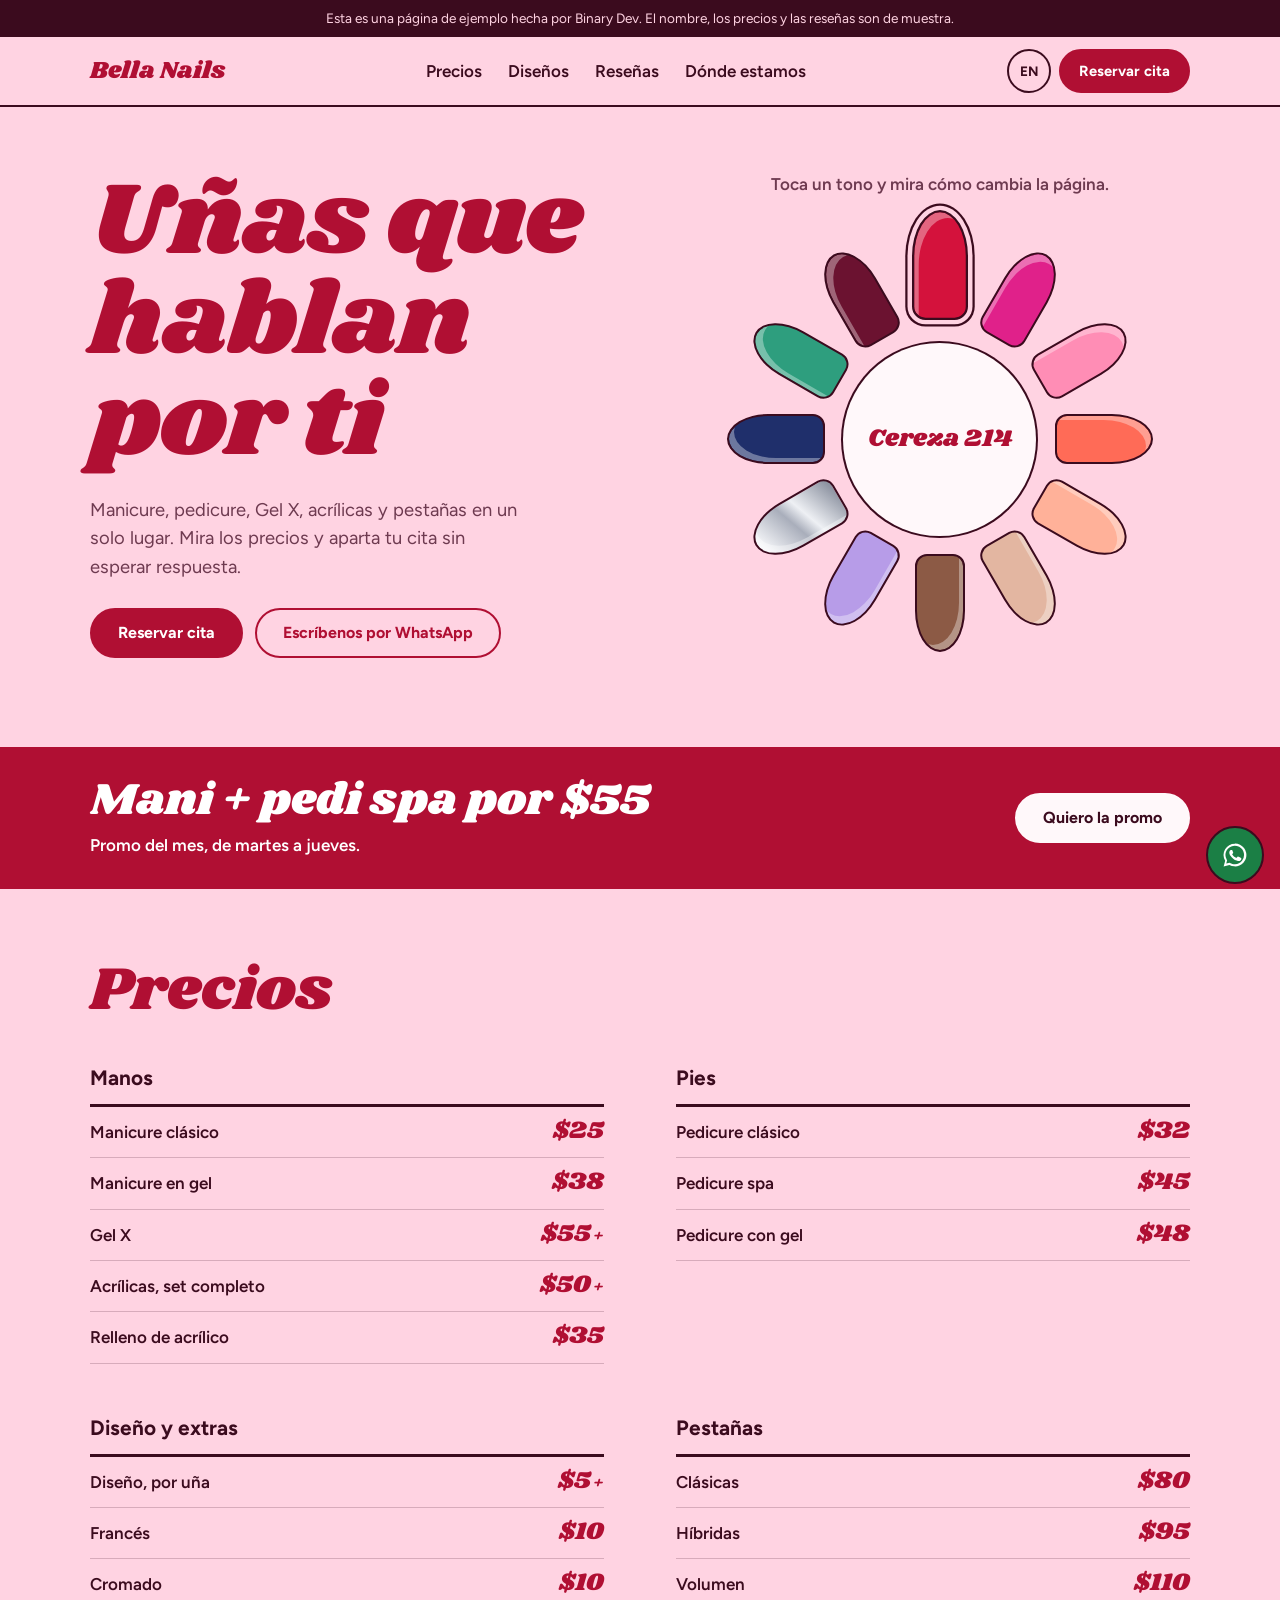
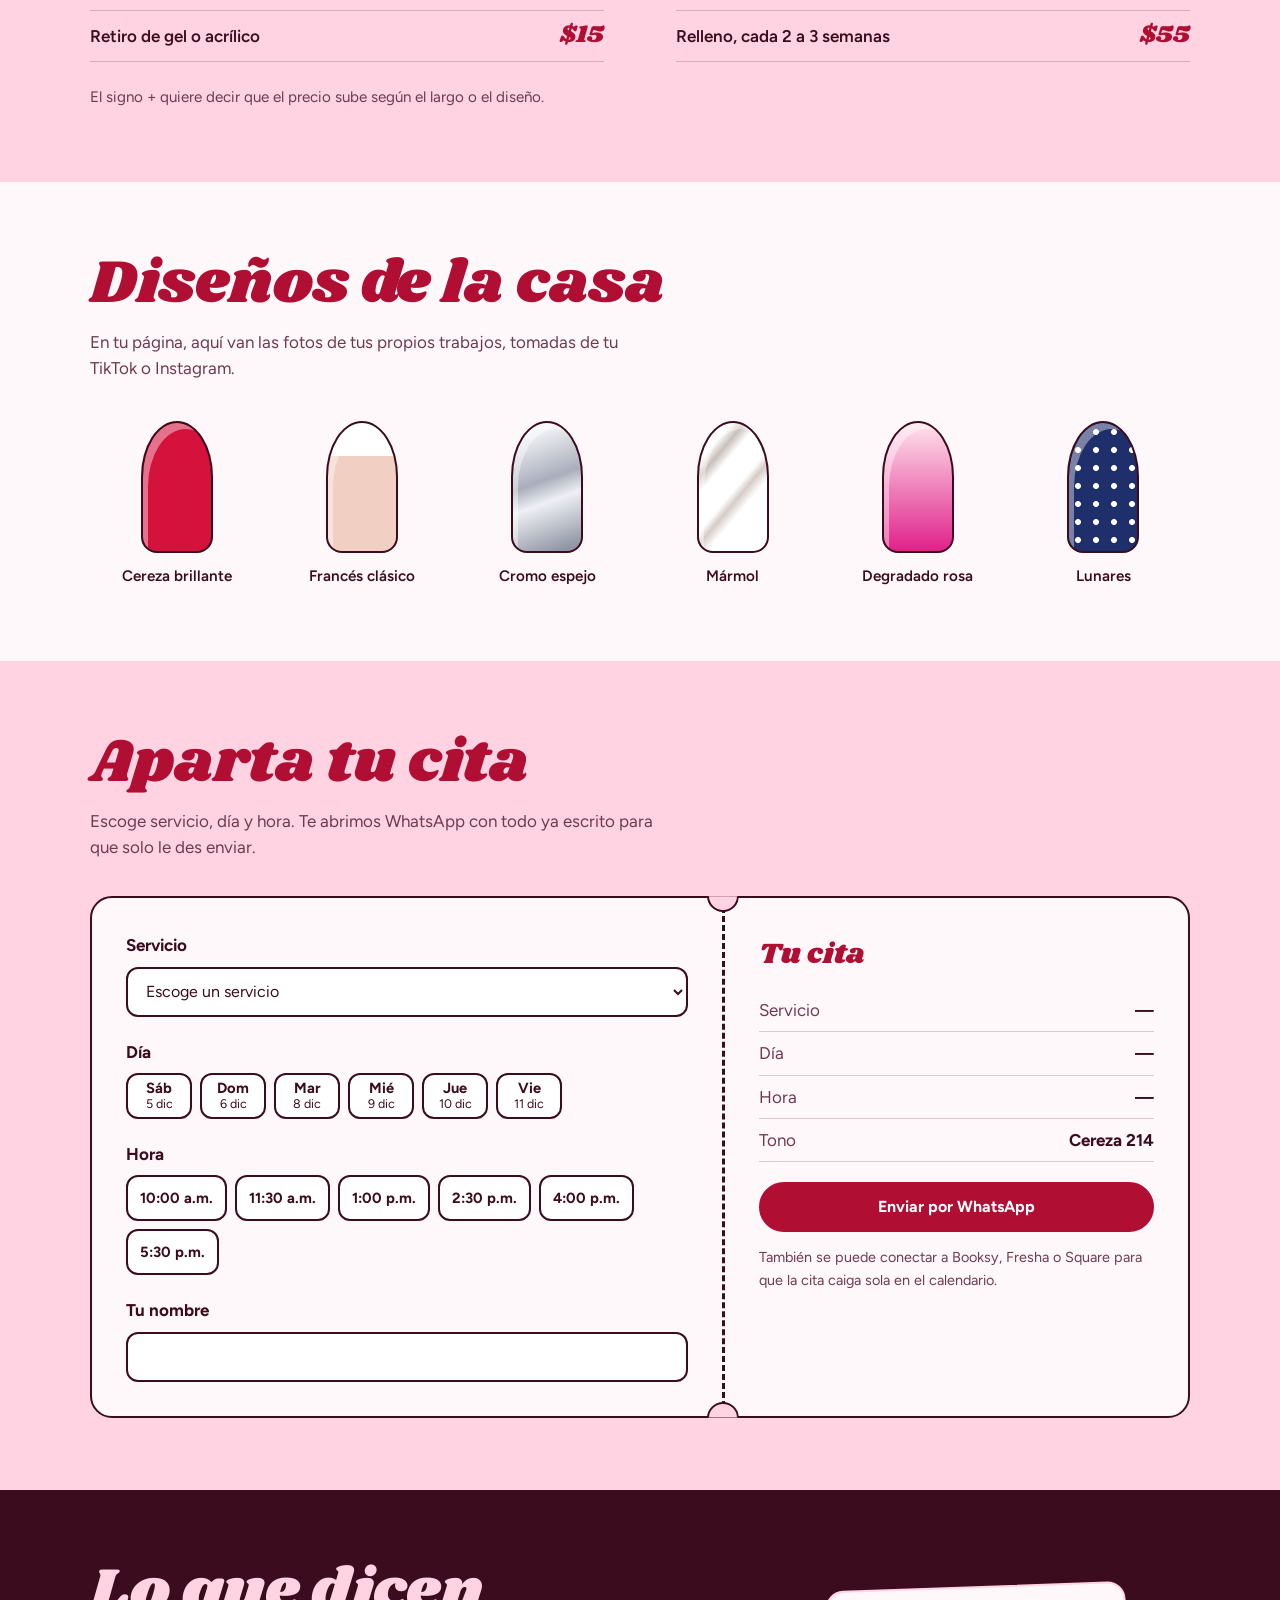
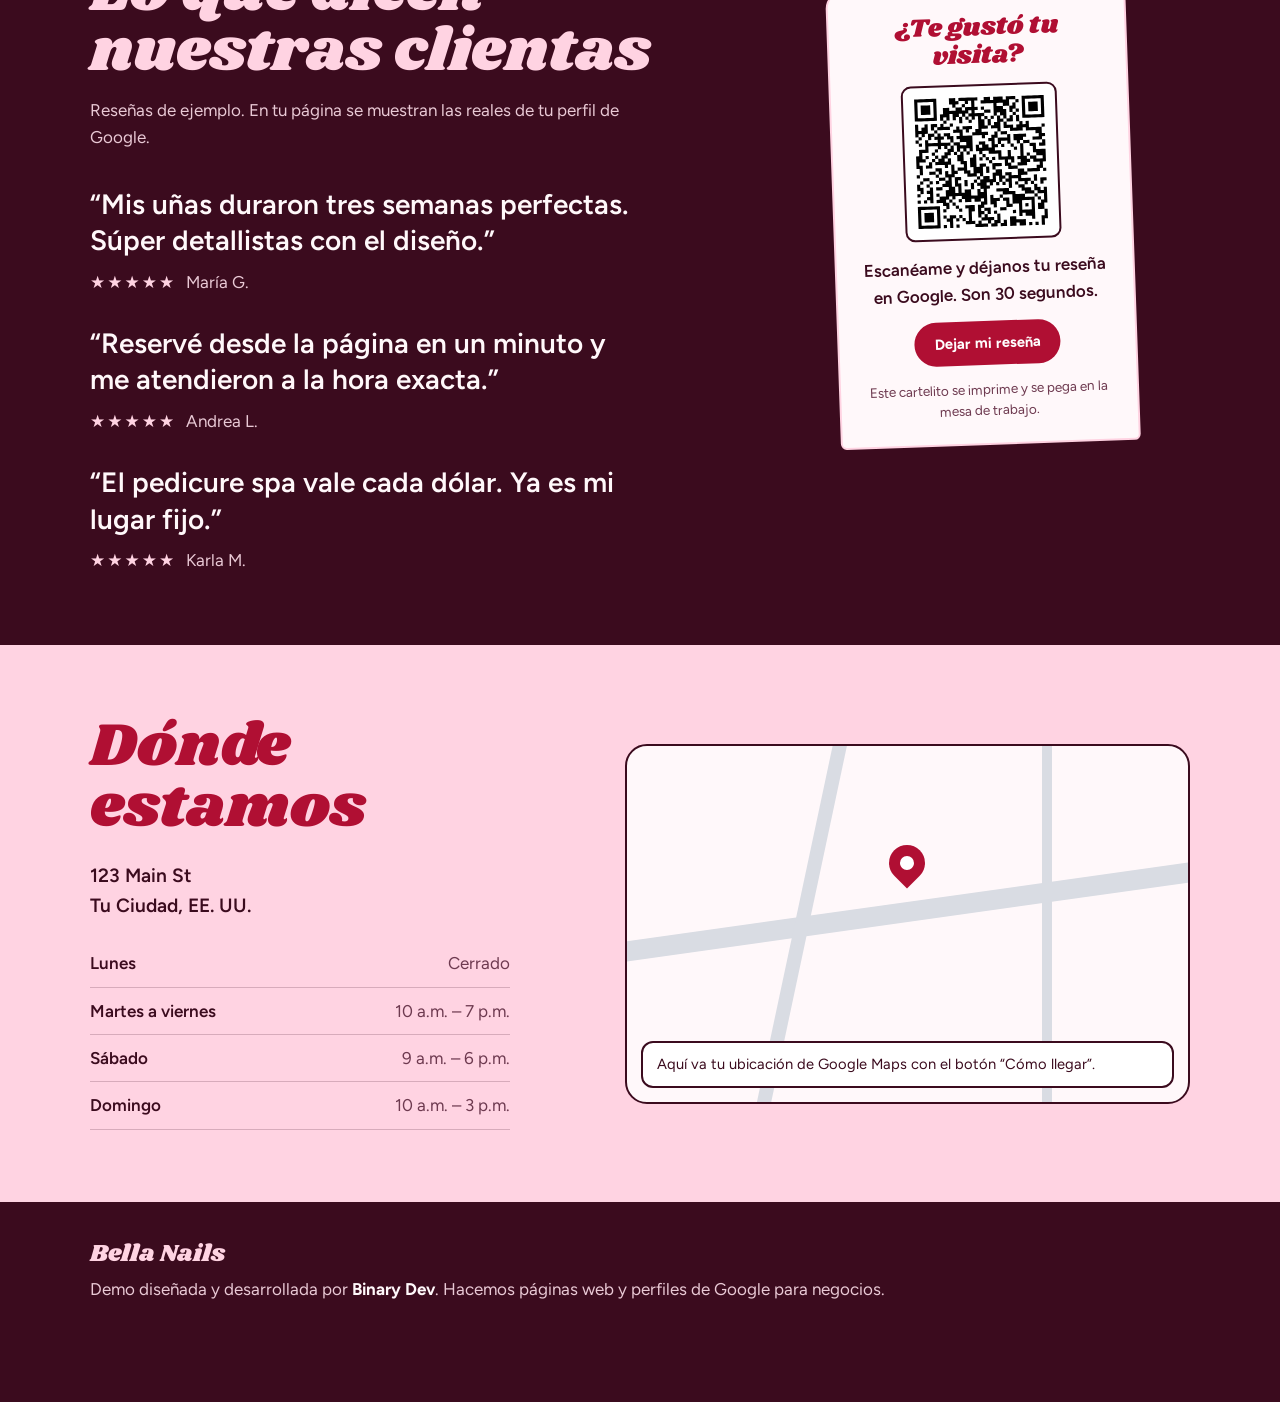
<file: index.html>
<!doctype html>
<html lang="es">
<head>
  <meta charset="utf-8">
  <meta name="viewport" content="width=device-width, initial-scale=1">
  <meta http-equiv="Content-Security-Policy" content="default-src 'self'; img-src 'self' data:; style-src 'self'; script-src 'self'; font-src 'self'; connect-src 'self'; base-uri 'self'; form-action 'self'; object-src 'none'">
  <meta name="referrer" content="strict-origin-when-cross-origin">
  <meta name="robots" content="noindex, nofollow">
  <title>Bella Nails Studio | Demo de salón de uñas</title>
  <meta name="description" content="Demo de página web para salón de uñas: escoge tu tono, mira los precios, reserva por WhatsApp y deja tu reseña en Google. Hecha por Binary Dev.">
  <meta property="og:type" content="website">
  <meta property="og:title" content="Bella Nails Studio | Demo de salón de uñas">
  <meta property="og:description" content="Así podría verse la página de tu salón: tonos, precios, reservas y reseñas en un solo lugar.">
  <meta name="twitter:card" content="summary">
  <meta name="theme-color" content="#FFD3E2">
  <link rel="icon" href="assets/favicon.svg" type="image/svg+xml">
  <link rel="preload" href="assets/fonts/shrikhand-latin-400-normal.woff2" as="font" type="font/woff2" crossorigin>
  <link rel="preload" href="assets/fonts/figtree-latin-400-normal.woff2" as="font" type="font/woff2" crossorigin>
  <link rel="stylesheet" href="css/styles.css">
  <script type="application/ld+json">
  {
    "@context": "https://schema.org",
    "@type": "NailSalon",
    "name": "Bella Nails Studio (demo)",
    "description": "Página de demostración creada por Binary Dev. Datos de ejemplo.",
    "address": {"@type": "PostalAddress", "streetAddress": "123 Main St", "addressLocality": "Tu Ciudad", "addressCountry": "US"},
    "openingHoursSpecification": [
      {"@type": "OpeningHoursSpecification", "dayOfWeek": ["Tuesday","Wednesday","Thursday","Friday"], "opens": "10:00", "closes": "19:00"},
      {"@type": "OpeningHoursSpecification", "dayOfWeek": "Saturday", "opens": "09:00", "closes": "18:00"},
      {"@type": "OpeningHoursSpecification", "dayOfWeek": "Sunday", "opens": "10:00", "closes": "15:00"}
    ],
    "priceRange": "$$"
  }
  </script>
  <script src="js/i18n.js" defer></script>
  <script src="js/main.js" defer></script>
</head>
<body>
  <a class="skip-link" href="#main" data-i18n="skip">Saltar al contenido</a>

  <p class="demo-bar" role="note"><span data-i18n="demo.text">Esta es una página de ejemplo hecha por Binary Dev. El nombre, los precios y las reseñas son de muestra.</span></p>

  <header class="site-header">
    <div class="wrap header-inner">
      <a class="brand" href="#top">Bella Nails</a>
      <nav class="main-nav" aria-label="Principal" data-i18n-attr="aria-label:nav.label">
        <a href="#precios" data-i18n="nav.prices">Precios</a>
        <a href="#muestrario" data-i18n="nav.gallery">Diseños</a>
        <a href="#resenas" data-i18n="nav.reviews">Reseñas</a>
        <a href="#visitanos" data-i18n="nav.visit">Dónde estamos</a>
      </nav>
      <div class="header-actions">
        <button class="lang-toggle" type="button" id="lang-toggle" aria-label="Switch to English">EN</button>
        <a class="btn btn-small" href="#reservar" data-i18n="cta.book">Reservar cita</a>
      </div>
    </div>
  </header>

  <main id="main">
    <section class="hero" id="top" aria-labelledby="hero-title">
      <div class="wrap hero-grid">
        <div class="hero-copy">
          <h1 id="hero-title" data-i18n="hero.title">Uñas que hablan por ti</h1>
          <p class="lede" data-i18n="hero.lede">Manicure, pedicure, Gel X, acrílicas y pestañas en un solo lugar. Mira los precios y aparta tu cita sin esperar respuesta.</p>
          <div class="hero-ctas">
            <a class="btn" href="#reservar" data-i18n="cta.book">Reservar cita</a>
            <a class="btn btn-line js-wa" href="#reservar" data-wa="general" data-i18n="cta.whatsapp">Escríbenos por WhatsApp</a>
          </div>
        </div>

        <div class="picker">
          <p class="picker-hint" id="picker-hint" data-i18n="picker.hint">Toca un tono y mira cómo cambia la página.</p>
          <div class="wheel-stage">
            <div class="wheel" id="wheel" role="radiogroup" aria-labelledby="picker-hint">
              <button type="button" class="tip" role="radio" aria-checked="true" data-fill="#D4123C" data-deep="#B00F33" data-es="Cereza 214" data-en="Cherry 214"></button>
              <button type="button" class="tip" role="radio" aria-checked="false" data-fill="#E0218A" data-deep="#A8125F" data-es="Fucsia Miami" data-en="Miami Fuchsia"></button>
              <button type="button" class="tip" role="radio" aria-checked="false" data-fill="#FF8DB5" data-deep="#AD1F55" data-es="Chicle" data-en="Bubblegum"></button>
              <button type="button" class="tip" role="radio" aria-checked="false" data-fill="#FF6B57" data-deep="#A8341E" data-es="Coral playa" data-en="Beach Coral"></button>
              <button type="button" class="tip" role="radio" aria-checked="false" data-fill="#FFB199" data-deep="#94432A" data-es="Durazno" data-en="Peach"></button>
              <button type="button" class="tip" role="radio" aria-checked="false" data-fill="#E3B6A1" data-deep="#7E4C3A" data-es="Nude canela" data-en="Cinnamon Nude"></button>
              <button type="button" class="tip" role="radio" aria-checked="false" data-fill="#8C5A45" data-deep="#6E4433" data-es="Mocha" data-en="Mocha"></button>
              <button type="button" class="tip" role="radio" aria-checked="false" data-fill="#B79CE8" data-deep="#6346A8" data-es="Lila" data-en="Lilac"></button>
              <button type="button" class="tip tip-chrome" role="radio" aria-checked="false" data-fill="#C9CDD6" data-deep="#4A4F5C" data-es="Cromo espejo" data-en="Mirror Chrome"></button>
              <button type="button" class="tip" role="radio" aria-checked="false" data-fill="#1F2F6B" data-deep="#1F2F6B" data-es="Azul noche" data-en="Midnight Blue"></button>
              <button type="button" class="tip" role="radio" aria-checked="false" data-fill="#2E9E7E" data-deep="#1A6B55" data-es="Jade" data-en="Jade"></button>
              <button type="button" class="tip" role="radio" aria-checked="false" data-fill="#6B1230" data-deep="#6B1230" data-es="Vino" data-en="Wine"></button>
            </div>
            <p class="shade-name" id="shade-name" aria-live="polite">Cereza 214</p>
          </div>
        </div>
      </div>
    </section>

    <section class="promo" aria-labelledby="promo-title">
      <div class="wrap promo-inner">
        <h2 id="promo-title" class="promo-title" data-i18n="promo.title">Mani + pedi spa por $55</h2>
        <p class="promo-text" data-i18n="promo.text">Promo del mes, de martes a jueves.</p>
        <a class="btn btn-milk js-wa" href="#reservar" data-wa="promo" data-i18n="promo.cta">Quiero la promo</a>
      </div>
    </section>

    <section class="section" id="precios" aria-labelledby="prices-title">
      <div class="wrap">
        <h2 id="prices-title" class="section-title" data-i18n="prices.title">Precios</h2>
        <div class="board">
          <div class="board-group">
            <h3 data-i18n="prices.hands">Manos</h3>
            <dl class="price-list">
              <div><dt data-i18n="s.mani">Manicure clásico</dt><dd>$25</dd></div>
              <div><dt data-i18n="s.gelmani">Manicure en gel</dt><dd>$38</dd></div>
              <div><dt data-i18n="s.gelx">Gel X</dt><dd>$55<span data-i18n="plus">+</span></dd></div>
              <div><dt data-i18n="s.acrylic">Acrílicas, set completo</dt><dd>$50<span data-i18n="plus">+</span></dd></div>
              <div><dt data-i18n="s.fill">Relleno de acrílico</dt><dd>$35</dd></div>
            </dl>
          </div>
          <div class="board-group">
            <h3 data-i18n="prices.feet">Pies</h3>
            <dl class="price-list">
              <div><dt data-i18n="s.pedi">Pedicure clásico</dt><dd>$32</dd></div>
              <div><dt data-i18n="s.spapedi">Pedicure spa</dt><dd>$45</dd></div>
              <div><dt data-i18n="s.gelpedi">Pedicure con gel</dt><dd>$48</dd></div>
            </dl>
          </div>
          <div class="board-group">
            <h3 data-i18n="prices.extras">Diseño y extras</h3>
            <dl class="price-list">
              <div><dt data-i18n="s.art">Diseño, por uña</dt><dd>$5<span data-i18n="plus">+</span></dd></div>
              <div><dt data-i18n="s.french">Francés</dt><dd>$10</dd></div>
              <div><dt data-i18n="s.chrome">Cromado</dt><dd>$10</dd></div>
              <div><dt data-i18n="s.removal">Retiro de gel o acrílico</dt><dd>$15</dd></div>
            </dl>
          </div>
          <div class="board-group">
            <h3 data-i18n="prices.lashes">Pestañas</h3>
            <dl class="price-list">
              <div><dt data-i18n="s.classic">Clásicas</dt><dd>$80</dd></div>
              <div><dt data-i18n="s.hybrid">Híbridas</dt><dd>$95</dd></div>
              <div><dt data-i18n="s.volume">Volumen</dt><dd>$110</dd></div>
              <div><dt data-i18n="s.lashfill">Relleno, cada 2 a 3 semanas</dt><dd>$55</dd></div>
            </dl>
          </div>
        </div>
        <p class="board-note" data-i18n="prices.note">El signo + quiere decir que el precio sube según el largo o el diseño.</p>
      </div>
    </section>

    <section class="section section-milk" id="muestrario" aria-labelledby="gallery-title">
      <div class="wrap">
        <h2 id="gallery-title" class="section-title" data-i18n="gallery.title">Diseños de la casa</h2>
        <p class="section-lede" data-i18n="gallery.note">En tu página, aquí van las fotos de tus propios trabajos, tomadas de tu TikTok o Instagram.</p>
        <ul class="sample-row">
          <li><span class="big-tip d-cherry" aria-hidden="true"></span><span data-i18n="g.1">Cereza brillante</span></li>
          <li><span class="big-tip d-french" aria-hidden="true"></span><span data-i18n="g.2">Francés clásico</span></li>
          <li><span class="big-tip d-chrome" aria-hidden="true"></span><span data-i18n="g.3">Cromo espejo</span></li>
          <li><span class="big-tip d-marble" aria-hidden="true"></span><span data-i18n="g.4">Mármol</span></li>
          <li><span class="big-tip d-ombre" aria-hidden="true"></span><span data-i18n="g.5">Degradado rosa</span></li>
          <li><span class="big-tip d-dots" aria-hidden="true"></span><span data-i18n="g.6">Lunares</span></li>
        </ul>
      </div>
    </section>

    <section class="section" id="reservar" aria-labelledby="book-title">
      <div class="wrap">
        <h2 id="book-title" class="section-title" data-i18n="book.title">Aparta tu cita</h2>
        <p class="section-lede" data-i18n="book.text">Escoge servicio, día y hora. Te abrimos WhatsApp con todo ya escrito para que solo le des enviar.</p>
        <div class="ticket">
          <form class="ticket-form" id="book-form" novalidate>
            <div class="field">
              <label for="f-service" data-i18n="book.service">Servicio</label>
              <select id="f-service" name="service" required>
                <option value="" data-i18n="book.choose">Escoge un servicio</option>
                <option data-i18n="s.gelmani">Manicure en gel</option>
                <option data-i18n="s.gelx">Gel X</option>
                <option data-i18n="s.acrylic">Acrílicas, set completo</option>
                <option data-i18n="s.spapedi">Pedicure spa</option>
                <option data-i18n="promo.short">Promo mani + pedi spa</option>
                <option data-i18n="s.lashset">Pestañas clásicas</option>
              </select>
            </div>
            <fieldset class="field">
              <legend data-i18n="book.day">Día</legend>
              <div class="chips" id="day-chips"></div>
            </fieldset>
            <fieldset class="field">
              <legend data-i18n="book.time">Hora</legend>
              <div class="chips" id="time-chips"></div>
            </fieldset>
            <div class="field">
              <label for="f-name" data-i18n="book.name">Tu nombre</label>
              <input id="f-name" name="name" type="text" autocomplete="given-name" required>
            </div>
          </form>
          <div class="ticket-stub">
            <p class="stub-title" data-i18n="book.stub">Tu cita</p>
            <dl class="stub-list">
              <div><dt data-i18n="book.service">Servicio</dt><dd id="sum-service">—</dd></div>
              <div><dt data-i18n="book.day">Día</dt><dd id="sum-day">—</dd></div>
              <div><dt data-i18n="book.time">Hora</dt><dd id="sum-time">—</dd></div>
              <div><dt data-i18n="book.shade">Tono</dt><dd id="sum-shade">Cereza 214</dd></div>
            </dl>
            <p class="form-error" id="form-error" role="alert" hidden></p>
            <button class="btn btn-block" type="submit" form="book-form" data-i18n="book.submit">Enviar por WhatsApp</button>
            <p class="stub-note" data-i18n="book.note">También se puede conectar a Booksy, Fresha o Square para que la cita caiga sola en el calendario.</p>
          </div>
        </div>
      </div>
    </section>

    <section class="section section-ink" id="resenas" aria-labelledby="reviews-title">
      <div class="wrap reviews-grid">
        <div>
          <h2 id="reviews-title" class="section-title" data-i18n="reviews.title">Lo que dicen nuestras clientas</h2>
          <p class="section-lede" data-i18n="reviews.note">Reseñas de ejemplo. En tu página se muestran las reales de tu perfil de Google.</p>
          <div class="quotes">
            <figure>
              <blockquote data-i18n="r.1">“Mis uñas duraron tres semanas perfectas. Súper detallistas con el diseño.”</blockquote>
              <figcaption><span class="stars" aria-hidden="true">★★★★★</span> María G.</figcaption>
            </figure>
            <figure>
              <blockquote data-i18n="r.2">“Reservé desde la página en un minuto y me atendieron a la hora exacta.”</blockquote>
              <figcaption><span class="stars" aria-hidden="true">★★★★★</span> Andrea L.</figcaption>
            </figure>
            <figure>
              <blockquote data-i18n="r.3">“El pedicure spa vale cada dólar. Ya es mi lugar fijo.”</blockquote>
              <figcaption><span class="stars" aria-hidden="true">★★★★★</span> Karla M.</figcaption>
            </figure>
          </div>
        </div>
        <aside class="table-tent" aria-labelledby="qr-title">
          <p id="qr-title" class="tent-title" data-i18n="qr.title">¿Te gustó tu visita?</p>
          <img src="assets/qr-review.svg" width="156" height="156" alt="Código QR de ejemplo para dejar una reseña en Google" data-i18n-attr="alt:qr.alt">
          <p class="tent-text" data-i18n="qr.text">Escanéame y déjanos tu reseña en Google. Son 30 segundos.</p>
          <a class="btn btn-small js-review" href="#resenas" data-i18n="qr.cta">Dejar mi reseña</a>
          <p class="tent-note" data-i18n="qr.note">Este cartelito se imprime y se pega en la mesa de trabajo.</p>
        </aside>
      </div>
    </section>

    <section class="section" id="visitanos" aria-labelledby="visit-title">
      <div class="wrap visit-grid">
        <div>
          <h2 id="visit-title" class="section-title" data-i18n="visit.title">Dónde estamos</h2>
          <address class="address">123 Main St<br><span data-i18n="visit.city">Tu Ciudad, EE. UU.</span></address>
          <dl class="hours">
            <div><dt data-i18n="d.mon">Lunes</dt><dd data-i18n="closed">Cerrado</dd></div>
            <div><dt data-i18n="d.tf">Martes a viernes</dt><dd>10 a.m. – 7 p.m.</dd></div>
            <div><dt data-i18n="d.sat">Sábado</dt><dd>9 a.m. – 6 p.m.</dd></div>
            <div><dt data-i18n="d.sun">Domingo</dt><dd>10 a.m. – 3 p.m.</dd></div>
          </dl>
        </div>
        <div class="map-card" role="img" aria-label="Mapa de ejemplo con la ubicación del salón" data-i18n-attr="aria-label:visit.mapalt">
          <span class="road r1"></span><span class="road r2"></span><span class="road r3"></span>
          <span class="pin"></span>
          <p class="map-note" data-i18n="visit.map">Aquí va tu ubicación de Google Maps con el botón “Cómo llegar”.</p>
        </div>
      </div>
    </section>
  </main>

  <footer class="site-footer">
    <div class="wrap">
      <p class="brand">Bella Nails</p>
      <p data-i18n="footer.made">Demo diseñada y desarrollada por <strong>Binary Dev</strong>. Hacemos páginas web y perfiles de Google para negocios.</p>
    </div>
  </footer>

  <a class="wa-float js-wa" href="#reservar" data-wa="general" aria-label="Escríbenos por WhatsApp" data-i18n-attr="aria-label:cta.whatsapp">
    <svg viewBox="0 0 32 32" width="28" height="28" aria-hidden="true" focusable="false"><path fill="currentColor" d="M16 3a13 13 0 0 0-11.2 19.6L3 29l6.6-1.7A13 13 0 1 0 16 3zm0 23.6c-2 0-4-.6-5.7-1.6l-.4-.2-3.9 1 1-3.8-.3-.4A10.6 10.6 0 1 1 16 26.6zm5.8-7.9c-.3-.2-1.9-.9-2.2-1-.3-.1-.5-.2-.7.2l-1 1.2c-.2.2-.4.2-.7.1a8.7 8.7 0 0 1-4.3-3.8c-.3-.6.3-.5 1-1.7.1-.2 0-.4 0-.6l-1-2.4c-.3-.6-.5-.5-.7-.5h-.6c-.2 0-.6.1-.9.4-.3.3-1.2 1.1-1.2 2.8s1.2 3.3 1.4 3.5c.2.2 2.4 3.7 5.8 5.1 2.2.9 3 1 4.1.8.7-.1 1.9-.8 2.2-1.5.3-.8.3-1.4.2-1.5-.1-.2-.3-.2-.6-.4z"/></svg>
  </a>

  <div class="toast" id="toast" role="status" aria-live="polite" hidden></div>
</body>
</html>
</file>
<file: css/styles.css>
/* ===== Fonts (self-hosted) ===== */
@font-face { font-family: "Shrikhand"; src: url("../assets/fonts/shrikhand-latin-400-normal.woff2") format("woff2"); font-weight: 400; font-display: swap; }
@font-face { font-family: "Figtree"; src: url("../assets/fonts/figtree-latin-400-normal.woff2") format("woff2"); font-weight: 400; font-display: swap; }
@font-face { font-family: "Figtree"; src: url("../assets/fonts/figtree-latin-600-normal.woff2") format("woff2"); font-weight: 600; font-display: swap; }
@font-face { font-family: "Figtree"; src: url("../assets/fonts/figtree-latin-700-normal.woff2") format("woff2"); font-weight: 700; font-display: swap; }

/* ===== Tokens =====
   --accent is rewritten by the shade wheel (js/main.js). */
:root {
  --bubblegum: #FFD3E2;
  --cherry-ink: #3B0B1E;
  --ink-soft: #6E3A50;
  --chrome: #D9DCE3;
  --milk: #FFF8FA;
  --accent: #B00F33;
  --display: "Shrikhand", "Arial Rounded MT Bold", "Trebuchet MS", sans-serif;
  --body: "Figtree", system-ui, -apple-system, "Segoe UI", sans-serif;
  --wrap: 1140px;
}

/* ===== Base ===== */
*, *::before, *::after { box-sizing: border-box; }
html { scroll-behavior: smooth; -webkit-text-size-adjust: 100%; }
body {
  margin: 0; background: var(--bubblegum); color: var(--cherry-ink);
  font-family: var(--body); font-size: 1.0625rem; line-height: 1.55; overflow-x: hidden;
}
img, svg { display: block; max-width: 100%; }
h1, h2, h3 { margin: 0; font-weight: 400; }
p { margin: 0; }
a { color: inherit; }
dl, dd { margin: 0; }
:focus-visible { outline: 3px solid var(--cherry-ink); outline-offset: 3px; border-radius: 8px; }
.wrap { width: 100%; max-width: var(--wrap); margin: 0 auto; padding: 0 20px; }

.skip-link {
  position: absolute; left: 12px; top: -60px; z-index: 100; background: var(--cherry-ink); color: var(--milk);
  padding: 10px 16px; border-radius: 10px; text-decoration: none;
}
.skip-link:focus { top: 12px; }

.demo-bar { background: var(--cherry-ink); color: var(--bubblegum); font-size: 0.85rem; text-align: center; padding: 8px 16px; }

/* ===== Buttons ===== */
.btn {
  display: inline-flex; align-items: center; justify-content: center; min-height: 50px; padding: 0 26px;
  border-radius: 999px; border: 2px solid var(--accent); background: var(--accent); color: #fff;
  font: 700 1rem/1 var(--body); text-decoration: none; cursor: pointer; white-space: nowrap;
  transition: background-color .35s ease, border-color .35s ease, color .2s ease;
}
.btn:hover { background: var(--cherry-ink); border-color: var(--cherry-ink); }
.btn-line { background: transparent; color: var(--accent); }
.btn-line:hover { color: #fff; }
.btn-milk { background: var(--milk); border-color: var(--milk); color: var(--cherry-ink); }
.btn-milk:hover { background: #fff; border-color: #fff; color: var(--cherry-ink); }
.btn-small { min-height: 44px; padding: 0 18px; font-size: 0.92rem; }
.btn-block { width: 100%; }

/* ===== Header ===== */
.site-header { background: var(--bubblegum); border-bottom: 2px solid var(--cherry-ink); position: sticky; top: 0; z-index: 40; }
.header-inner { display: flex; align-items: center; justify-content: space-between; gap: 12px; min-height: 68px; }
.brand { font-family: var(--display); font-size: 1.5rem; line-height: 1; text-decoration: none; color: var(--accent); white-space: nowrap; transition: color .35s ease; }
.main-nav { display: none; gap: 26px; }
.main-nav a { text-decoration: none; font-weight: 600; }
.main-nav a:hover { color: var(--accent); }
.header-actions { display: flex; align-items: center; gap: 8px; }
.lang-toggle {
  min-width: 44px; min-height: 44px; border-radius: 999px; border: 2px solid var(--cherry-ink);
  background: transparent; color: var(--cherry-ink); font: 700 0.85rem var(--body); cursor: pointer;
}
.lang-toggle:hover { background: var(--cherry-ink); color: var(--bubblegum); }

/* ===== Hero ===== */
.hero { padding: 40px 0 56px; }
.hero-grid { display: grid; gap: 28px; align-items: center; }
.hero h1 {
  font-family: var(--display); font-size: clamp(3rem, 13vw, 6.4rem); line-height: 0.98; letter-spacing: -0.01em;
  color: var(--accent); transition: color .35s ease; max-width: 9ch;
}
.lede { font-size: 1.15rem; color: var(--ink-soft); max-width: 36ch; margin: 22px 0 26px; }
.hero-ctas { display: flex; flex-wrap: wrap; gap: 12px; }

/* Shade wheel: the one memorable thing */
.picker { display: grid; justify-items: center; gap: 4px; }
.picker-hint { font-weight: 600; color: var(--ink-soft); text-align: center; margin-bottom: 18px; }
.wheel-stage { --size: min(86vw, 340px); position: relative; width: var(--size); height: var(--size); }
.wheel-stage::before {
  content: ""; position: absolute; inset: 28%; border-radius: 50%;
  background: var(--milk); box-shadow: 0 0 0 2px var(--cherry-ink);
}
.wheel {
  --turn: 0deg; position: absolute; inset: 0; transform: rotate(var(--turn));
  transition: transform .7s cubic-bezier(.3, 1.35, .45, 1);
}
.tip {
  --r: calc(var(--size) / 2 - 46px);
  position: absolute; left: 50%; top: 50%; width: 42px; height: 82px; margin: -41px 0 0 -21px; padding: 0;
  border: 2px solid var(--cherry-ink); border-radius: 50% 50% 12px 12px / 42% 42% 12px 12px;
  background: var(--fill, #ccc); cursor: pointer;
  transform: rotate(var(--a)) translateY(calc(var(--r) * -1));
  transition: transform .3s ease, box-shadow .3s ease;
  box-shadow: inset 7px 8px 0 -3px rgba(255, 255, 255, .35);
}
.tip-chrome { background: linear-gradient(160deg, #f4f5f8 10%, #a9aebb 45%, #eef0f4 60%, #8f95a3 95%); }
.tip[aria-checked="true"] {
  transform: rotate(var(--a)) translateY(calc(var(--r) * -1 - 10px)) scale(1.12);
  box-shadow: inset 7px 8px 0 -3px rgba(255, 255, 255, .35), 0 0 0 4px var(--bubblegum), 0 0 0 6px var(--cherry-ink);
}
.tip:focus-visible { outline-offset: 6px; }
.tip:nth-child(1) { --a: 0deg; }   .tip:nth-child(2) { --a: 30deg; }  .tip:nth-child(3) { --a: 60deg; }
.tip:nth-child(4) { --a: 90deg; }  .tip:nth-child(5) { --a: 120deg; } .tip:nth-child(6) { --a: 150deg; }
.tip:nth-child(7) { --a: 180deg; } .tip:nth-child(8) { --a: 210deg; } .tip:nth-child(9) { --a: 240deg; }
.tip:nth-child(10) { --a: 270deg; } .tip:nth-child(11) { --a: 300deg; } .tip:nth-child(12) { --a: 330deg; }
.shade-name {
  position: absolute; inset: 31%; display: grid; place-items: center; text-align: center;
  font-family: var(--display); font-size: clamp(1.1rem, 5vw, 1.55rem); line-height: 1.1; color: var(--accent);
  transition: color .35s ease; pointer-events: none;
}

/* ===== Promo ===== */
.promo { background: var(--accent); color: #fff; transition: background-color .35s ease; }
.promo-inner { display: grid; gap: 8px; justify-items: start; padding-top: 30px; padding-bottom: 30px; }
.promo-title { font-family: var(--display); font-size: clamp(1.8rem, 7vw, 2.8rem); line-height: 1.05; }
.promo-text { font-weight: 600; margin-bottom: 10px; }

/* ===== Sections ===== */
.section { padding: 72px 0; }
.section-milk { background: var(--milk); }
.section-ink { background: var(--cherry-ink); color: var(--milk); }
.section-title {
  font-family: var(--display); font-size: clamp(2.3rem, 9vw, 3.8rem); line-height: 1; color: var(--accent);
  transition: color .35s ease; max-width: 14ch;
}
.section-ink .section-title { color: var(--bubblegum); }
.section-lede { color: var(--ink-soft); max-width: 52ch; margin-top: 14px; }
.section-ink .section-lede { color: #E9C9D5; }

/* Price board */
.board { display: grid; gap: 40px; margin-top: 40px; }
.board-group h3 { font-size: 1.3rem; font-weight: 700; padding-bottom: 10px; border-bottom: 3px solid var(--cherry-ink); }
.price-list > div {
  display: flex; align-items: baseline; justify-content: space-between; gap: 16px;
  padding: 12px 0; border-bottom: 1px solid rgba(59, 11, 30, .2);
}
.price-list dt { font-weight: 600; }
.price-list dd {
  font-family: var(--display); font-size: 1.55rem; line-height: 1; color: var(--accent);
  font-variant-numeric: tabular-nums; white-space: nowrap; transition: color .35s ease;
}
.price-list dd span { font-size: 1rem; margin-left: 2px; }
.board-note { margin-top: 24px; color: var(--ink-soft); font-size: 0.95rem; }

/* Sample row: the swatch display opened up */
.sample-row {
  list-style: none; margin: 40px 0 0; padding: 0; display: grid; grid-template-columns: repeat(3, 1fr);
  gap: 28px 12px; text-align: center;
}
.sample-row li { display: grid; justify-items: center; gap: 12px; font-weight: 600; font-size: 0.95rem; }
.big-tip {
  width: 72px; height: 132px; border: 2px solid var(--cherry-ink);
  border-radius: 50% 50% 16px 16px / 42% 42% 16px 16px; box-shadow: inset 9px 10px 0 -4px rgba(255, 255, 255, .4);
}
.d-cherry { background: #D4123C; }
.d-french { background: linear-gradient(180deg, #fff 0 26%, #F1CFC2 26%); }
.d-chrome { background: linear-gradient(160deg, #f4f5f8 10%, #a9aebb 45%, #eef0f4 60%, #8f95a3 95%); }
.d-marble { background: linear-gradient(130deg, #fff 18%, #c9bfba 26%, #fff 34%, #fff 52%, #d6ccc7 58%, #fff 66%); }
.d-ombre { background: linear-gradient(180deg, #FFE3EC, #E0218A); }
.d-dots { background-color: #1F2F6B; background-image: radial-gradient(#fff 22%, transparent 24%); background-size: 18px 18px; }

/* Ticket */
.ticket { margin-top: 36px; display: grid; background: var(--milk); border: 2px solid var(--cherry-ink); border-radius: 22px; }
.ticket-form { padding: 26px 22px; }
.ticket-stub { padding: 26px 22px; border-top: 3px dashed var(--cherry-ink); position: relative; }
.ticket-stub::before, .ticket-stub::after {
  content: ""; position: absolute; top: -17px; width: 32px; height: 32px; border-radius: 50%;
  background: var(--bubblegum); border: 2px solid var(--cherry-ink);
}
.ticket-stub::before { left: -18px; clip-path: inset(0 0 0 50%); }
.ticket-stub::after { right: -18px; clip-path: inset(0 50% 0 0); }
.field { border: 0; padding: 0; margin: 0 0 22px; min-width: 0; }
.field:last-child { margin-bottom: 0; }
.field label, .field legend { display: block; font-weight: 700; margin-bottom: 8px; padding: 0; }
.field select, .field input {
  width: 100%; min-height: 50px; padding: 0 14px; border-radius: 12px; border: 2px solid var(--cherry-ink);
  background: #fff; color: var(--cherry-ink); font: 400 1rem var(--body);
}
.chips { display: flex; flex-wrap: wrap; gap: 8px; }
.chip {
  min-height: 46px; min-width: 66px; padding: 4px 12px; border-radius: 12px; border: 2px solid var(--cherry-ink);
  background: #fff; color: var(--cherry-ink); font: 700 0.92rem/1.15 var(--body); cursor: pointer;
}
.chip small { display: block; font-weight: 400; font-size: 0.78rem; }
.chip[aria-pressed="true"] { background: var(--accent); border-color: var(--accent); color: #fff; }
.stub-title { font-family: var(--display); font-size: 1.8rem; color: var(--accent); transition: color .35s ease; margin-bottom: 12px; }
.stub-list { margin-bottom: 20px; }
.stub-list > div { display: flex; justify-content: space-between; gap: 16px; padding: 8px 0; border-bottom: 1px solid rgba(59, 11, 30, .2); }
.stub-list dt { color: var(--ink-soft); }
.stub-list dd { font-weight: 700; text-align: right; }
.form-error { color: #9E0F2E; font-weight: 700; margin-bottom: 12px; }
.stub-note { margin-top: 14px; font-size: 0.9rem; color: var(--ink-soft); }

/* Reviews */
.reviews-grid { display: grid; gap: 48px; align-items: start; }
.quotes { margin-top: 36px; display: grid; gap: 30px; }
.quotes figure { margin: 0; }
.quotes blockquote { margin: 0 0 10px; font-size: clamp(1.3rem, 4.6vw, 1.75rem); line-height: 1.3; font-weight: 600; max-width: 30ch; }
.quotes figcaption { color: #E9C9D5; }
.stars { color: var(--bubblegum); letter-spacing: 2px; margin-right: 6px; }
.table-tent {
  justify-self: center; width: min(100%, 300px); background: var(--milk); color: var(--cherry-ink);
  border: 2px solid var(--bubblegum); border-radius: 18px 18px 6px 6px; padding: 26px 22px 22px;
  display: grid; justify-items: center; text-align: center; gap: 14px; transform: rotate(-2deg);
}
.tent-title { font-family: var(--display); font-size: 1.6rem; line-height: 1.1; color: var(--accent); transition: color .35s ease; }
.table-tent img { background: #fff; padding: 8px; border-radius: 10px; border: 2px solid var(--cherry-ink); }
.tent-text { font-weight: 600; }
.tent-note { font-size: 0.85rem; color: var(--ink-soft); }

/* Visit */
.visit-grid { display: grid; gap: 36px; }
.address { font-style: normal; font-size: 1.2rem; font-weight: 600; margin: 22px 0 20px; }
.hours { max-width: 420px; }
.hours > div { display: flex; justify-content: space-between; gap: 16px; padding: 10px 0; border-bottom: 1px solid rgba(59, 11, 30, .2); }
.hours dt { font-weight: 600; }
.hours dd { color: var(--ink-soft); }
.map-card { position: relative; min-height: 280px; border-radius: 22px; overflow: hidden; background: var(--milk); border: 2px solid var(--cherry-ink); }
.road { position: absolute; background: var(--chrome); }
.r1 { left: -10%; right: -10%; top: 44%; height: 20px; transform: rotate(-8deg); }
.r2 { top: -10%; bottom: -10%; left: 30%; width: 14px; transform: rotate(12deg); }
.r3 { top: -10%; bottom: -10%; left: 74%; width: 10px; }
.pin {
  position: absolute; left: 50%; top: 38%; width: 36px; height: 36px; margin: -36px 0 0 -18px;
  background: var(--accent); border-radius: 50% 50% 50% 0; transform: rotate(-45deg); transition: background-color .35s ease;
}
.pin::after { content: ""; position: absolute; inset: 11px; background: #fff; border-radius: 50%; }
.map-note {
  position: absolute; left: 14px; right: 14px; bottom: 14px; background: #fff; border: 2px solid var(--cherry-ink);
  padding: 10px 14px; border-radius: 12px; font-size: 0.92rem;
}

/* Footer */
.site-footer { background: var(--cherry-ink); color: #E9C9D5; padding: 40px 0 100px; }
.site-footer .brand { color: var(--bubblegum); margin-bottom: 10px; display: block; }
.site-footer strong { color: var(--milk); }

/* WhatsApp float + toast */
.wa-float {
  position: fixed; right: 16px; bottom: 16px; z-index: 50; width: 58px; height: 58px; border-radius: 50%;
  display: grid; place-items: center; background: #1B7F45; color: #fff; border: 2px solid var(--cherry-ink);
}
.wa-float:hover { background: #146536; }
.toast {
  position: fixed; left: 16px; right: 16px; bottom: 88px; z-index: 60; max-width: 460px; margin: 0 auto;
  background: var(--cherry-ink); color: var(--milk); border-radius: 16px; padding: 16px 18px; font-size: 0.95rem;
}
.toast strong { display: block; margin-bottom: 4px; color: var(--bubblegum); }
.toast pre { white-space: pre-wrap; font: inherit; margin: 10px 0 0; padding: 10px 12px; background: rgba(255, 255, 255, .1); border-radius: 10px; }

.notfound-title { font-family: var(--display); font-size: clamp(2.4rem, 9vw, 4rem); color: var(--accent); margin-bottom: 12px; }
.notfound-text { margin-bottom: 24px; color: var(--ink-soft); }

/* ===== Larger screens ===== */
@media (min-width: 640px) {
  .sample-row { grid-template-columns: repeat(6, 1fr); }
  .promo-inner { grid-template-columns: 1fr auto; align-items: center; column-gap: 32px; }
  .promo-inner .btn { grid-column: 2; grid-row: 1 / span 2; }
  .promo-text { margin-bottom: 0; }
}
@media (min-width: 900px) {
  .main-nav { display: flex; }
  .hero { padding: 64px 0 88px; }
  .hero-grid { grid-template-columns: 1.1fr 1fr; gap: 48px; }
  .wheel-stage { --size: 440px; }
  .tip { width: 50px; height: 98px; margin: -49px 0 0 -25px; --r: calc(var(--size) / 2 - 56px); }
  .board { grid-template-columns: 1fr 1fr; gap: 48px 72px; }
  .ticket { grid-template-columns: 1.35fr 1fr; }
  .ticket-form { padding: 34px; }
  .ticket-stub { padding: 34px; border-top: 0; border-left: 3px dashed var(--cherry-ink); }
  .ticket-stub::before { top: -18px; left: -18px; right: auto; clip-path: inset(50% 0 0 0); }
  .ticket-stub::after { top: auto; bottom: -18px; left: -18px; right: auto; clip-path: inset(0 0 50% 0); }
  .reviews-grid { grid-template-columns: 1.5fr 1fr; gap: 64px; }
  .table-tent { margin-top: 24px; }
  .visit-grid { grid-template-columns: 1fr 1.2fr; gap: 64px; align-items: center; }
  .map-card { min-height: 360px; }
}
@media (max-width: 380px) {
  .wrap { padding: 0 16px; }
  .brand { font-size: 1.3rem; }
  .btn-small { padding: 0 14px; font-size: 0.88rem; }
}

@media (prefers-reduced-motion: reduce) {
  html { scroll-behavior: auto; }
  *, *::before, *::after { transition: none !important; animation: none !important; }
}
</file>
